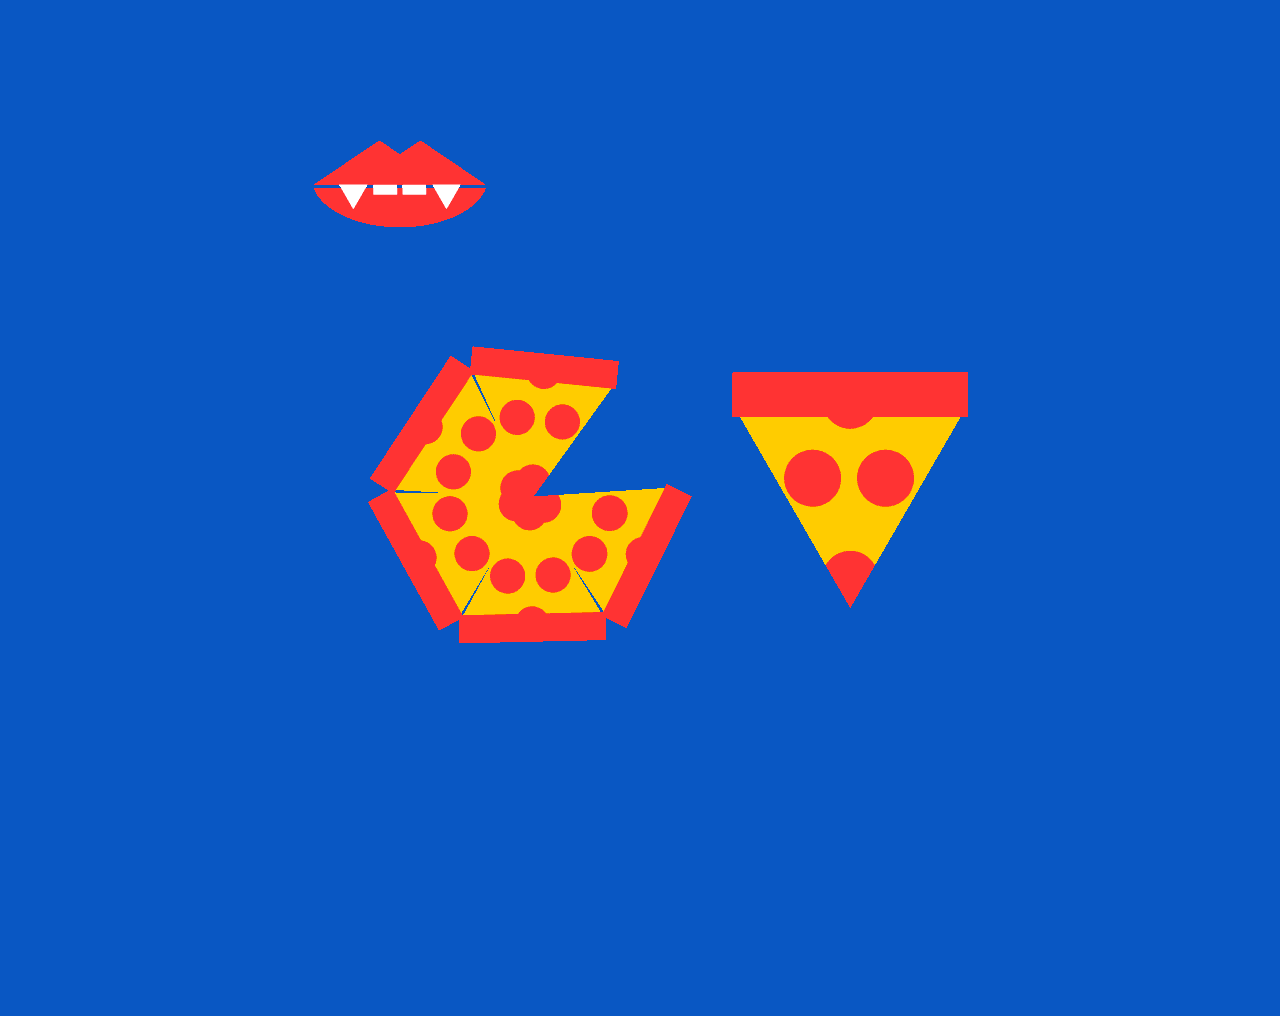
<file: index.html>
<!DOCTYPE html>
<html>
<head>
	<title>Pizza Man!</title>
	<meta charset="utf-8">
	<link rel="stylesheet" type="text/css" href="css/main.css">
	<script type="text/javascript" src="js/main.js"></script>

</head>



<body>

	<!-- <h1>PIZZA MAN</h1> -->



	<a href="html/page1.html"><img id="homepage" src="assets/homepage.png"></a>


	
</body>
</html>
</file>
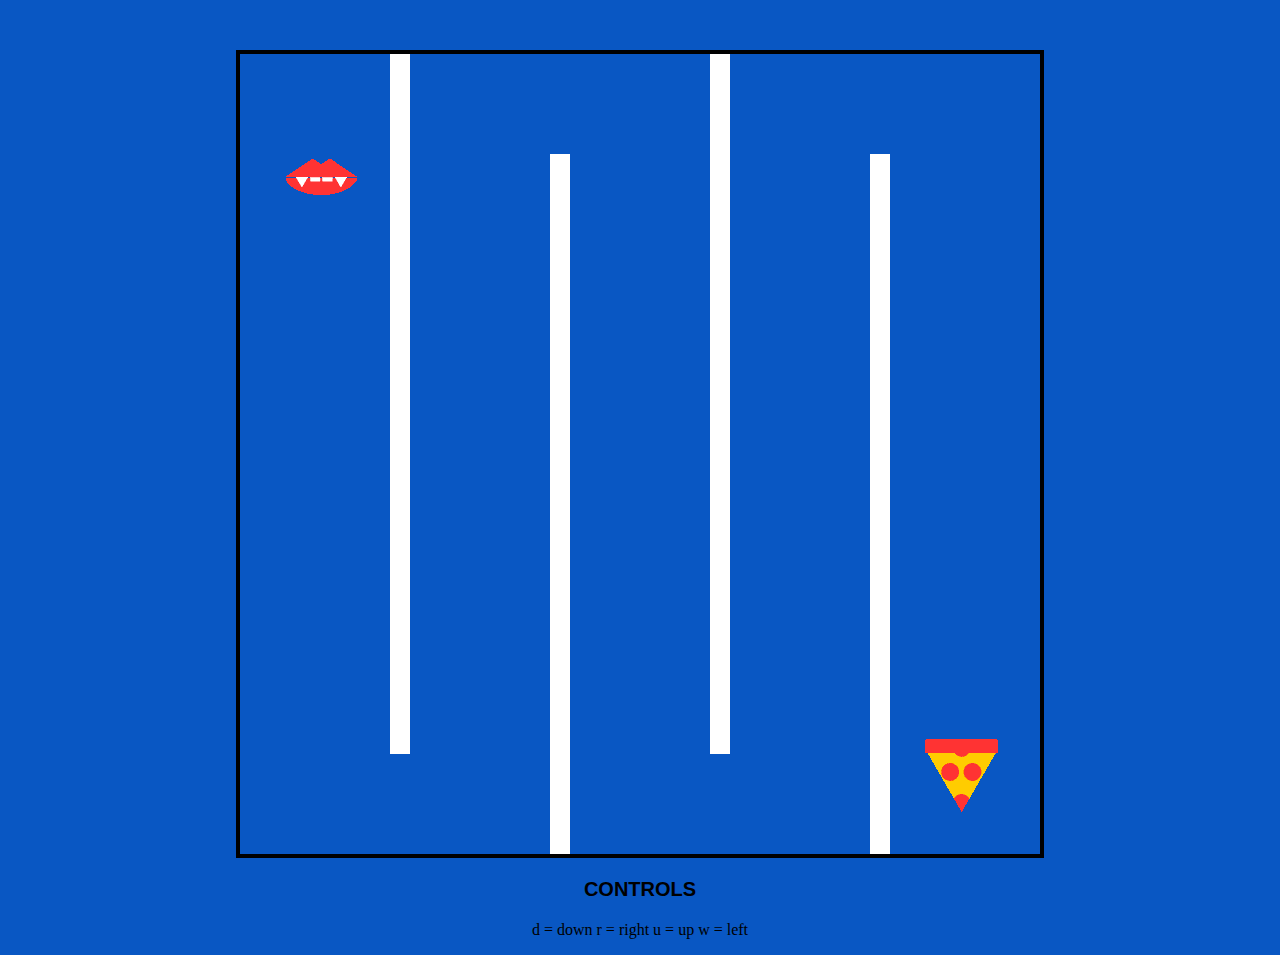
<file: html/page1.html>
<!DOCTYPE html>
<html>
<head>
	<title>Pizza Man!</title>
	<meta charset="utf-8">
	<link rel="stylesheet" type="text/css" href="../css/main.css">
	<script type="text/javascript" src="../js/main.js"></script>

</head>



<body onload="startGame()" onkeypress="moveHuman(event)">



	<!-- <h1>PIZZA MAN</h1> -->

	

	<canvas id="myCanvas" width="800px" height="800px"></canvas>

	<img id="pizzaman" src="../assets/pizzaman.png" style="display:none"></img>
	<img id="human" src="../assets/human.png"  style="display:none"></img>
	<img id="pi" src="../assets/pi.png"  style="display:none"></img>

	

		<p id="controls">CONTROLS</p>
		<p>d = down r = right u = up w = left</p>

</body>
</html>
</file>
<file: css/main.css>
body{
	
	background-color: #0957C3;
}

h1{
	font-family: Arial, SANS-SERIF;
	font-size: 100px;
	color: #D3E0EA;

}



#homepage {
	
	display: block;
    margin-left: auto;
    margin-right: auto;

   
}


#myCanvas{
	border: 4px solid #000000;
	display: block;
	margin-left: auto;
    margin-right: auto;
    margin-top: 50px;
}




p{
	position: relative;
	text-align: center;
	font-size: 16px;
	


}

#controls{
	font-weight: bold;
	font-family: Arial;
	font-size: 20px;

}
</file>
